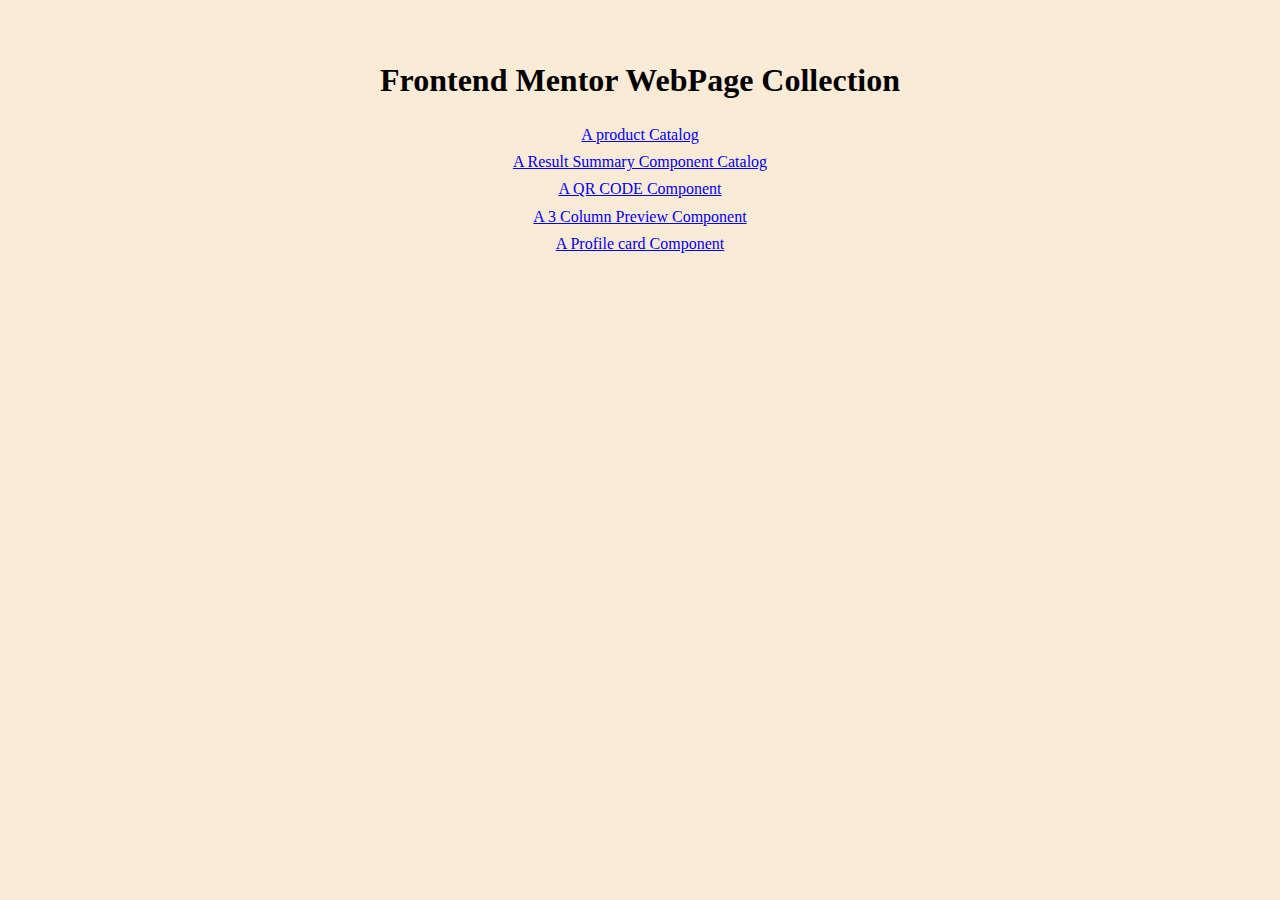
<file: index.html>
<!DOCTYPE html>
<html lang="en">
<head>
    <meta charset="UTF-8">
    <meta name="viewport" content="width=device-width, initial-scale=1.0">
    <title>Frontend mentor challenges collection</title>
    <link rel="stylesheet" href="./style.css">
    <script src="./script.js"></script>
</head>
<body onload="constructScripts()">
    <h1 class="heading">Frontend Mentor WebPage Collection</h1>
    <div id="link-contents" >
        
    </div>  
</body>
</html>
</file>
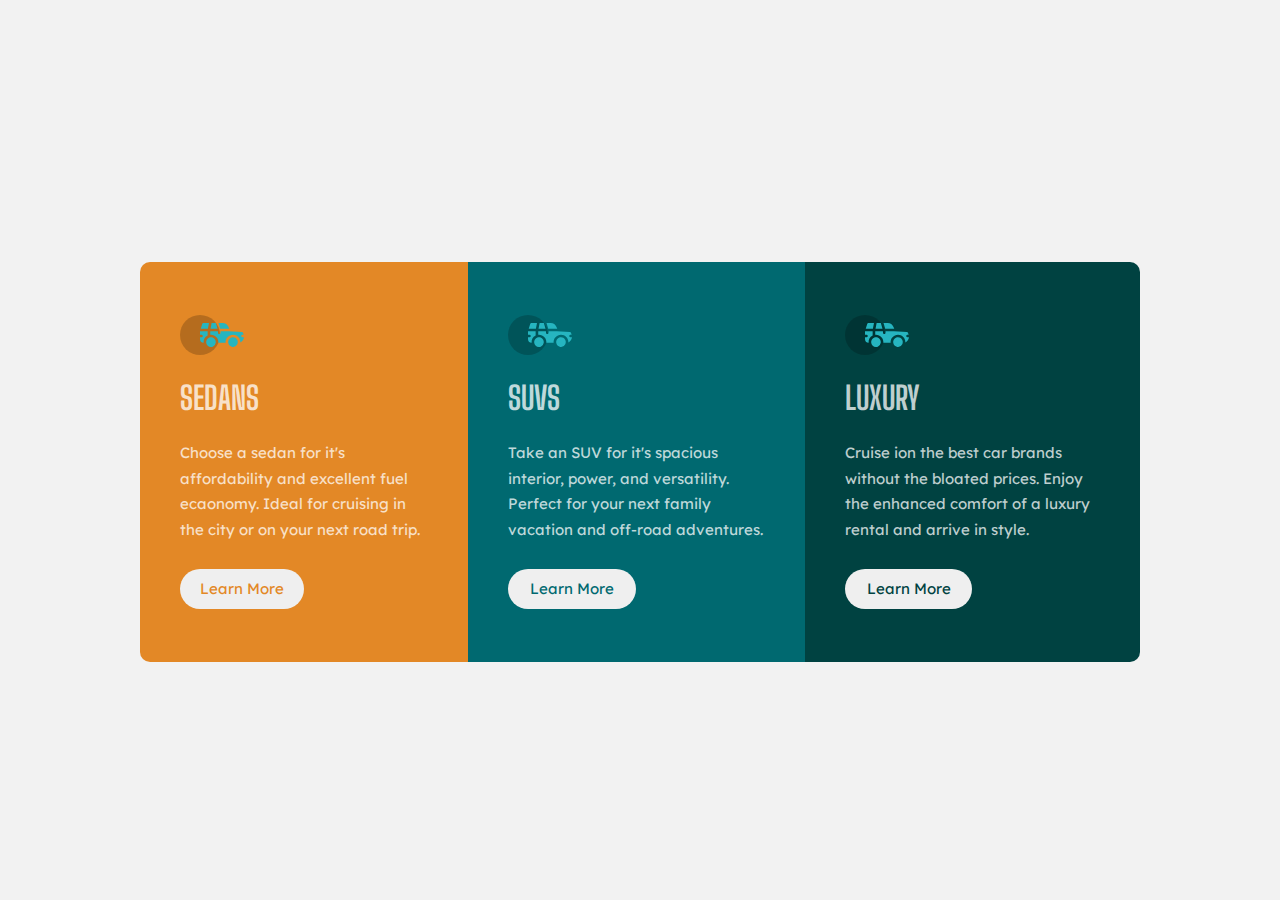
<file: newbie/3-column-preview-card-component-main/index.html>
<!DOCTYPE html>
<html lang="en">
<head>
  <meta charset="UTF-8">
  <meta name="viewport" content="width=device-width, initial-scale=1.0">
  <title>3-column preview card component</title>
  <link rel="preconnect" href="https://fonts.googleapis.com">
  <link rel="preconnect" href="https://fonts.gstatic.com" crossorigin>
  <link href="https://fonts.googleapis.com/css2?family=Big+Shoulders+Display:wght@700&family=Lexend+Deca&display=swap" rel="stylesheet">

  <link rel="stylesheet" href="../base-files/reset.css">
  <link rel="stylesheet" href="style.css">
</head>
<body>
  <article>
    <div class="card sedans">
      <picture>
        <img src="./images/icon-suvs.svg" alt="" class="car-icon">
      </picture>
      <h1>SEDANS</h1>
      <p class="description">
        Choose a sedan for it's affordability and excellent fuel ecaonomy. Ideal for cruising in the city or on your next road trip.
      </p>
      <button class="button">Learn More</button>
    </div>
    <div class="card suvs">
      <picture>
        <img src="./images/icon-suvs.svg" alt="" class="car-icon">
      </picture>
      <h1>SUVS</h1>
      <p class="description">
        Take an SUV for it's spacious interior, power, and versatility. Perfect for your next family vacation and off-road adventures.
      </p>
      <button class="button">Learn More</button>
    </div>
    <div class="card luxury">
      <picture>
        <img src="./images/icon-suvs.svg" alt="" class="car-icon">
      </picture>
      <h1>LUXURY</h1>
      <p class="description">
        Cruise ion the best car brands without the bloated prices. Enjoy the enhanced comfort of a luxury rental and arrive in style.
      </p>
      <button class="button">Learn More</button>
    </div>
  </article>
</body>
</html>
</file>
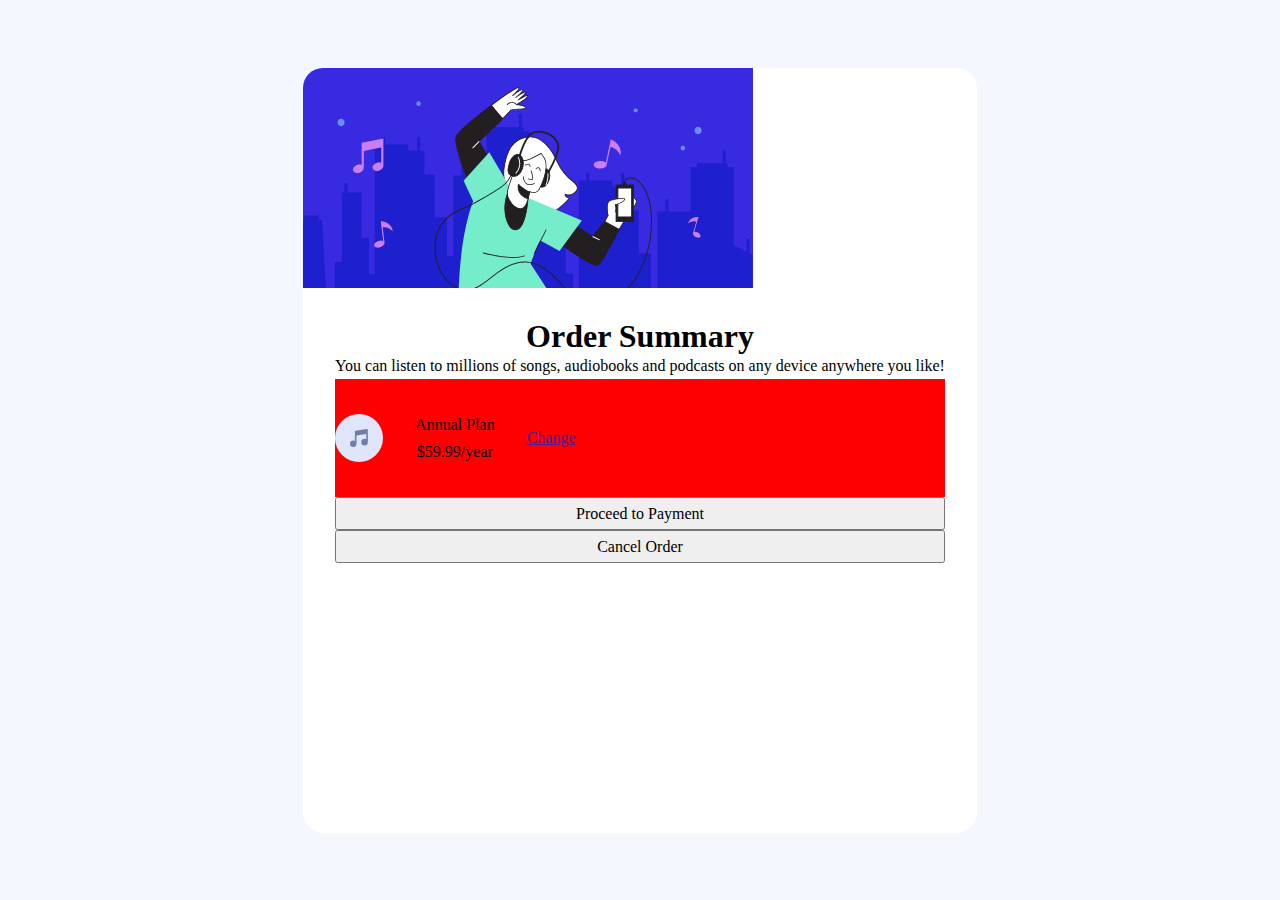
<file: newbie/order-summary-component-main/index.html>
<!DOCTYPE html>
<html lang="en">
<head>
  <meta charset="UTF-8">
  <meta name="viewport" content="width=device-width, initial-scale=1.0">
  <title>Order Summary</title>
  <link rel="stylesheet" href="../base-files/reset.css">

  <link rel="preconnect" href="https://fonts.googleapis.com">
  <link rel="preconnect" href="https://fonts.gstatic.com" crossorigin>
  <link href="https://fonts.googleapis.com/css2?family=Red+Hat+Display:wght@500;700;900&display=swap" rel="stylesheet"> 

  <link rel="stylesheet" href="./style.css">
</head>
<body>
  <article>
    <picture class="banner">
      <img src="./images/illustration-hero.svg" alt="A personlistening to music">
    </picture>
    <div class="order-details">
      <div class="description">
        <h1>Order Summary</h1>
        <p>You can listen to millions of songs, audiobooks and podcasts on any device anywhere you like!</p>
      </div>
      <div class="order-plan">
        <img src="./images/icon-music.svg" alt="music icon">
        <div class="order-details">
          <div class="plan">Annual Plan</div>
          <div class="price">$59.99/year</div>
        </div>
        <a href="">Change</a>
      </div>
      <button class="payment">Proceed to Payment</button>
      <button class="cancel">Cancel Order</button>
    </div>
  </article>
</body>
</html>
</file>
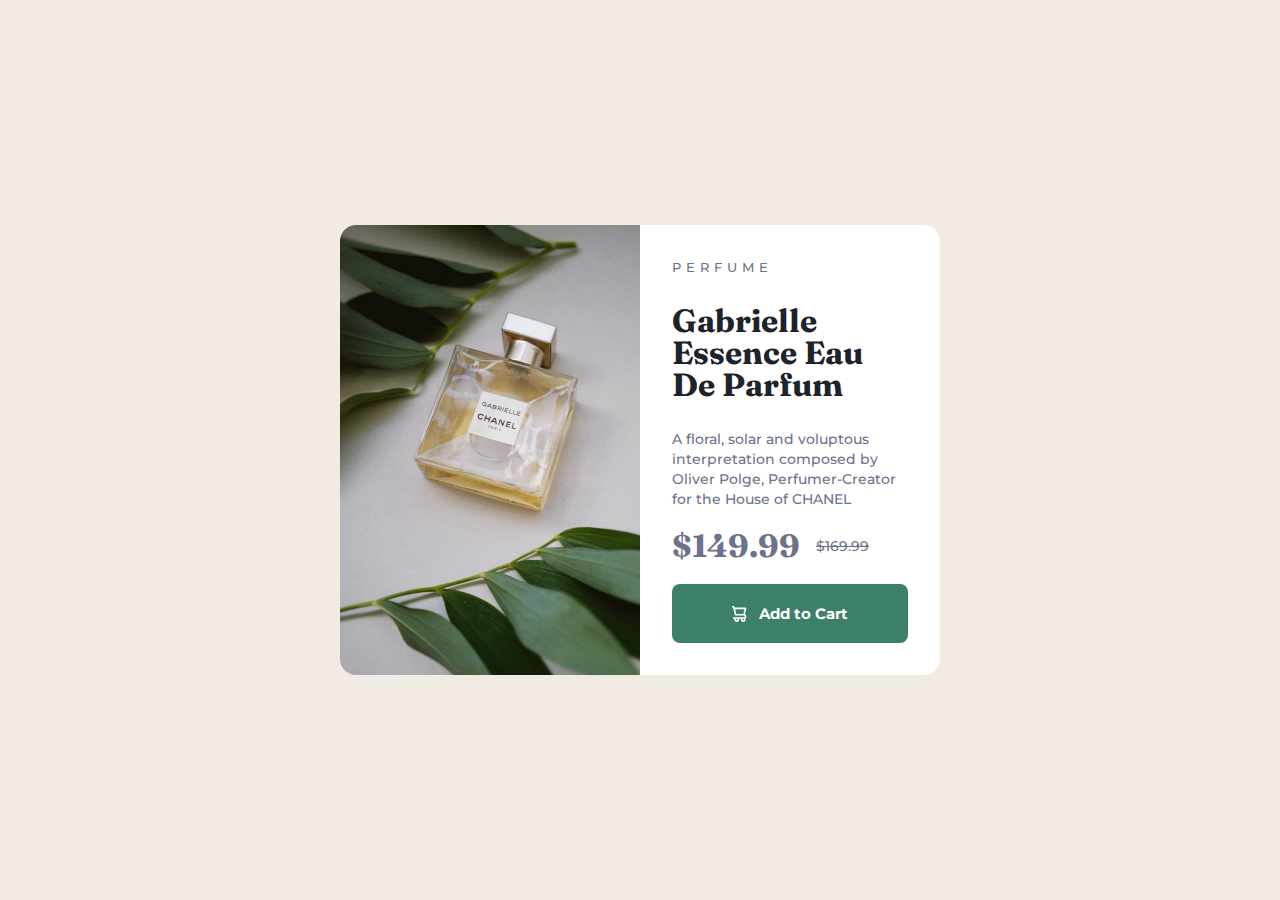
<file: newbie/product-preview-card-component-main/index.html>
<!DOCTYPE html>
<html lang="en">
<head>
  <meta charset="UTF-8">
  <meta name="viewport" content="width=device-width, initial-scale=1.0">
  <title>Document</title>
  <link rel="preconnect" href="https://fonts.googleapis.com">
  <link rel="preconnect" href="https://fonts.gstatic.com" crossorigin>
  <link href="https://fonts.googleapis.com/css2?family=Fraunces:opsz@9..144&family=Montserrat:ital@1&display=swap" rel="stylesheet">
  <link rel="stylesheet" href="style.css">
</head>
<body>
  <main>

    <article class="product">
      <picture class="product__image">
        <source srcset="images/image-product-desktop.jpg" media="(min-width: 600px)">
        <img src="images/image-product-mobile.jpg"
        alt="Gabrielle Essence lying on aflat surface with two leaves on both it's sides"
        class="product__image">
      </picture>

      <div class="product__content">
        <p class="product__category">PERFUME</p>
        <h1 class="product__title">Gabrielle Essence Eau De Parfum</h1>
        <p>
          A floral, solar and voluptous interpretation composed by Oliver Polge,
          Perfumer-Creator for the House of CHANEL
        </p>
        <div class="flex-group">
          <div class="product__price">
            <span class="visually-hidden">Current Price</span>
            $149.99
          </div>
          <div class="product__original-price">
            <span class="visually-hidden">Current Price</span>
            <s>$169.99</s>
          </div>
        </div>
        <button class="button" data-icon="shopping-cart">Add to Cart</button>
      </div>
    </article>
  </main>

</body>
</html>
</file>
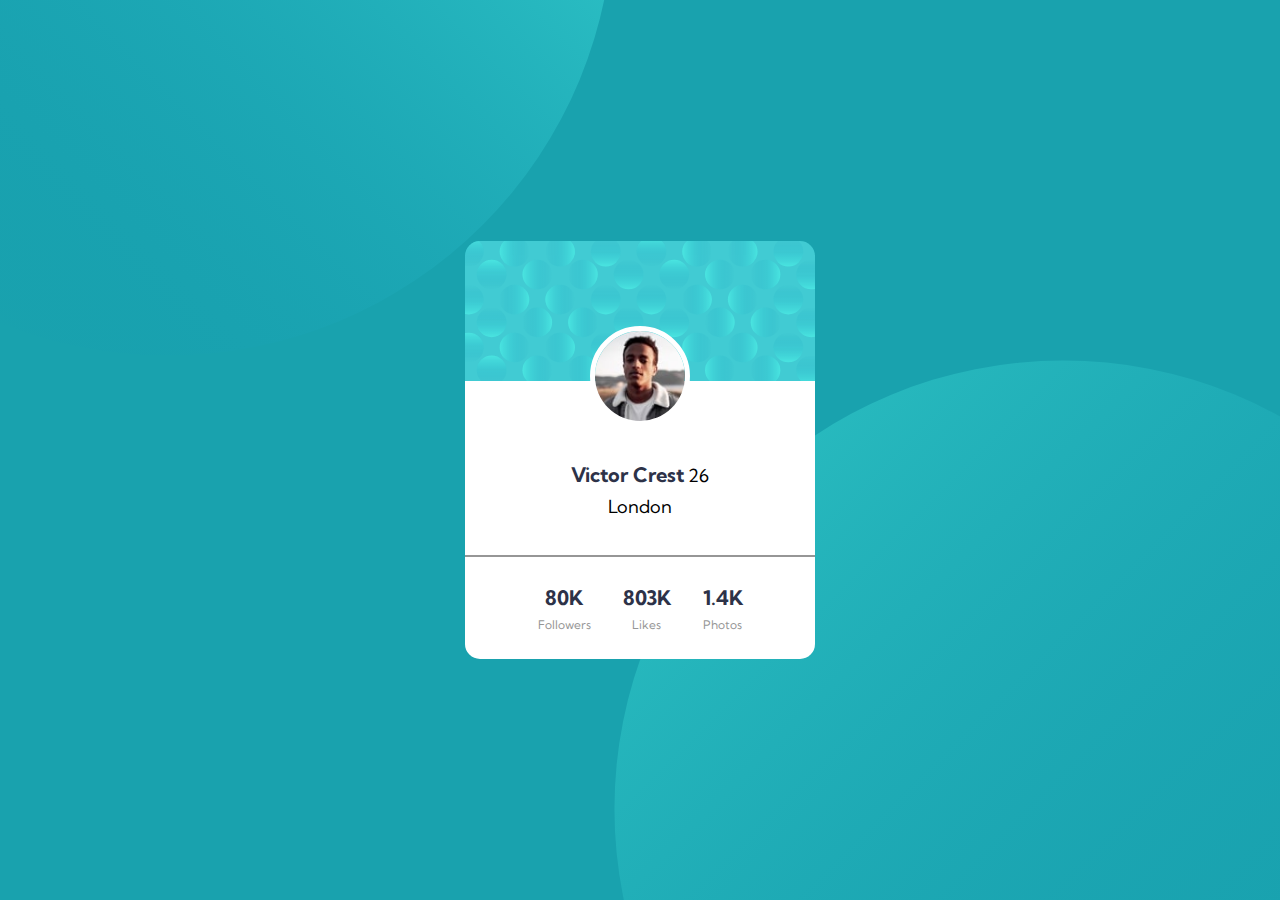
<file: newbie/profile-card-component-main/index.html>
<!DOCTYPE html>
<html lang="en">
<head>
  <meta charset="UTF-8">
  <meta name="viewport" content="width=device-width, initial-scale=1.0">
  <title>Profile Card Component</title>
  <link rel="preconnect" href="https://fonts.googleapis.com">
  <link rel="preconnect" href="https://fonts.gstatic.com" crossorigin>
  <link href="https://fonts.googleapis.com/css2?family=Kumbh+Sans:wght@400;700&display=swap" rel="stylesheet">

  <link rel="stylesheet" href="../base-files/reset.css">
  <link rel="stylesheet" href="style.css">
</head>
<body>
  <article>
    <div class="top-card">
      <img src="images/bg-pattern-card.svg" alt="photo background">
    </div>
    <div class="bottom-card">
      <img src="./images/image-victor.jpg" class="profile-pic" alt="profile photo of victor">
      <div class="profile-description">
        <span class="name">Victor Crest</span> <span class="age">26</span>
        <div class="location">London</div>
      </div>
      <div class="stats">
        <div class="followers">
          <div class="value">80K</div>
          <div class="label">Followers</div>
        </div>
        <div class="likes">
          <div class="value">803K</div>
          <div class="label">Likes</div>
        </div>
        <div class="photos">
          <div class="value">1.4K</div>
          <div class="label">Photos</div>
        </div>
      </div>
    </div>
  </article>
</body>
</html>
</file>
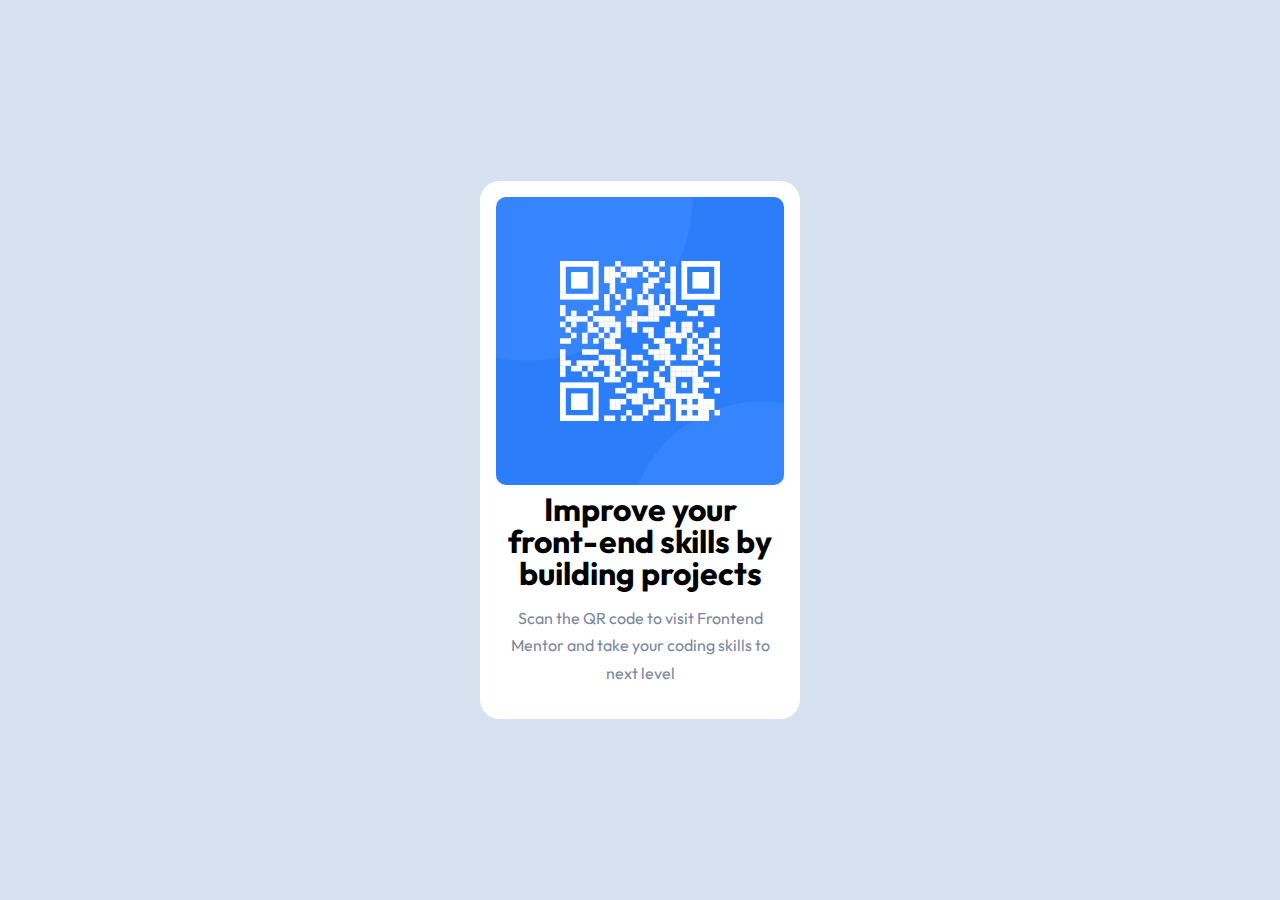
<file: newbie/qr-code-component-main/index.html>
<!DOCTYPE html>
<html lang="en">
<head>
  <meta charset="UTF-8">
  <meta name="viewport" content="width=device-width, initial-scale=1.0">
  <title>QR CODE COMPONENT</title>
  <link rel="stylesheet" href="../base-files/reset.css">

  <link rel="preconnect" href="https://fonts.googleapis.com">
  <link rel="preconnect" href="https://fonts.gstatic.com" crossorigin>
  <link href="https://fonts.googleapis.com/css2?family=Outfit:wght@400;700&display=swap" rel="stylesheet">

  <link rel="stylesheet" href="style.css">
</head>
<body>
  <article>
    <div class="code">
      <picture >
        <img src="./images/image-qr-code.png" alt="qr code to front end mentor website">
      </picture>
    </div>
    <div class="description">
      <h1 class="title">Improve your front-end skills by building projects</h1>
      <p class="explanation">Scan the QR code to visit Frontend Mentor and take your coding skills to next level</p>
    </div>
  </article>
</body>
</html>
</file>
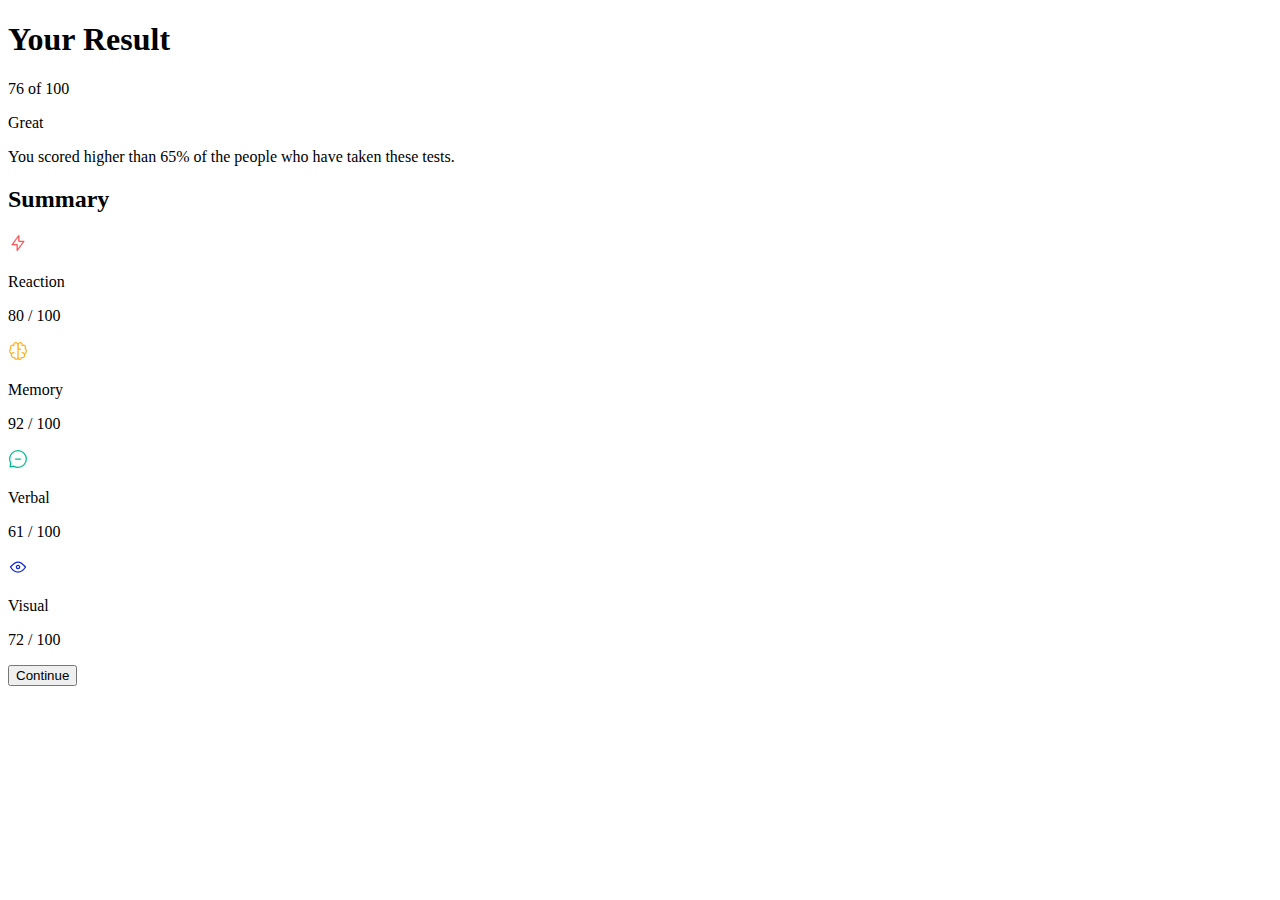
<file: newbie/results-summary-component-main/index.html>
<!DOCTYPE html>
<html lang="en">
<head>
  <meta charset="UTF-8">
  <meta name="viewport" content="width=device-width, initial-scale=1.0">
  <title>frontend mentor chanllenge result summary component</title>
  <link rel="stylesheet" href="style.css">
</head>
<body>
  <main>

    <div class="result-summary">
      <div class="result grid-flow data-spacing=large">
        <h1 class="result-title">
          Your Result 
        </h1>
        <p class="result-score">
          <span>76</span> of 100
        </p>
        <p class="result-reaction">
          Great 
        </p>
        <p class="result-description">
          You scored higher than 65% of the people who have taken these tests.
        </p>
      </div>
      <div class="summary">
        <h2 class="summary-title">
          Summary 
        </h2>
        <div class="grid-flow">
          <div class="summary-item">
            <div class="flex-group">
              <svg xmlns="http://www.w3.org/2000/svg" 
                   width="20" height="20" fill="none" viewBox="0 0 20 20"><path stroke="#F55" stroke-linecap="round" stroke-linejoin="round" stroke-width="1.25" d="M10.833 8.333V2.5l-6.666 9.167h5V17.5l6.666-9.167h-5Z"/></svg>
              <p class="summary-item-title">
                Reaction 
              </p>
            </div>
            <p class="summary-score">
              <span>80</span> / 100
            </p>
          </div>
          <div class="summary-item">
            <div class="flex-group">
              <svg xmlns="http://www.w3.org/2000/svg" 
                   width="20" 
                   height="20" 
                   fill="none" 
                   viewBox="0 0 20 20">
                   <path stroke="#FFB21E" stroke-linecap="round" stroke-linejoin="round" stroke-width="1.25" d="M5.833 11.667a2.5 2.5 0 1 0 .834 4.858"/><path stroke="#FFB21E" stroke-linecap="round" stroke-linejoin="round" stroke-width="1.25" d="M3.553 13.004a3.333 3.333 0 0 1-.728-5.53m.025-.067a2.083 2.083 0 0 1 2.983-2.824m.199.054A2.083 2.083 0 1 1 10 3.75v12.917a1.667 1.667 0 0 1-3.333 0M10 5.833a2.5 2.5 0 0 0 2.5 2.5m1.667 3.334a2.5 2.5 0 1 1-.834 4.858"/><path stroke="#FFB21E" stroke-linecap="round" stroke-linejoin="round" stroke-width="1.25" d="M16.447 13.004a3.334 3.334 0 0 0 .728-5.53m-.025-.067a2.083 2.083 0 0 0-2.983-2.824M10 3.75a2.085 2.085 0 0 1 2.538-2.033 2.084 2.084 0 0 1 1.43 2.92m-.635 12.03a1.667 1.667 0 0 1-3.333 0"/>
              </svg>
              <p class="summary-item-title">
                Memory 
              </p>
            </div>
            <p class="summary-score">
              <span>92</span> / 100
            </p>
          </div>
          <div class="summary-item">
            <div class="flex-group">
              <svg xmlns="http://www.w3.org/2000/svg" width="20" height="20" fill="none" viewBox="0 0 20 20"><path stroke="#00BB8F" stroke-linecap="round" stroke-linejoin="round" stroke-width="1.25" d="M7.5 10h5M10 18.333A8.333 8.333 0 1 0 1.667 10c0 1.518.406 2.942 1.115 4.167l-.699 3.75 3.75-.699A8.295 8.295 0 0 0 10 18.333Z"/></svg>
              <p class="summary-item-title">
                Verbal 
              </p>
            </div>
            <p class="summary-score">
              <span>61</span> / 100
            </p>
          </div>
          <div class="summary-item">
            <div class="flex-group">
              <svg xmlns="http://www.w3.org/2000/svg" 
                   width="20" 
                   height="20" 
                   fill="none" 
                   viewBox="0 0 20 20"><path stroke="#1125D6" stroke-linecap="round" stroke-linejoin="round" stroke-width="1.25" d="M10 11.667a1.667 1.667 0 1 0 0-3.334 1.667 1.667 0 0 0 0 3.334Z"/><path stroke="#1125D6" stroke-linecap="round" stroke-linejoin="round" stroke-width="1.25" d="M17.5 10c-1.574 2.492-4.402 5-7.5 5s-5.926-2.508-7.5-5C4.416 7.632 6.66 5 10 5s5.584 2.632 7.5 5Z"/></svg>
              <p class="summary-item-title">
                Visual 
              </p>
            </div>
            <p class="summary-score">
              <span>72</span> / 100
            </p>
          </div>
        </div>
        <button class="button">
          Continue 
        </button>
      </div>
    </div>
  </main>
</body>
</html>
</file>
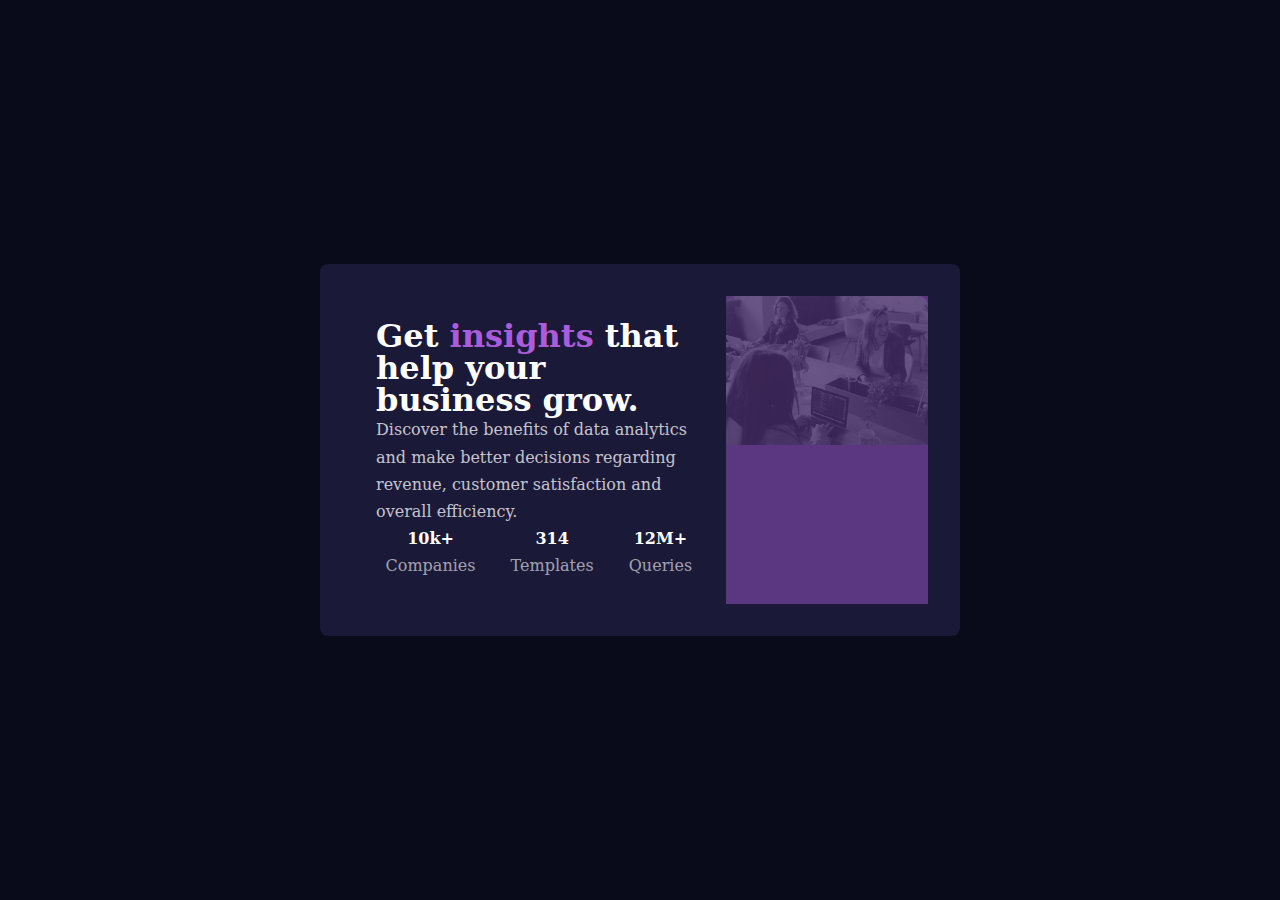
<file: newbie/stats-preview-card-component-main/index.html>
<!DOCTYPE html>
<html lang="en">
<head>
  <meta charset="UTF-8">
  <meta name="viewport" content="width=device-width, initial-scale=1.0">
  <title>Company Ad page</title>
  <link rel="stylesheet" href="style.css">
</head>
<body>
  <main>
    <div class="container">

      <div class="picture">
        <picture>
          <img src="./images/image-header-mobile.jpg">
        </picture>
      </div>
      <div class="description">
        <h1>Get <span>insights</span> that help your business grow.</h1>
        <p class="explanation">
          Discover the benefits of data analytics and make better decisions regarding revenue, customer satisfaction and overall efficiency.
        </p>
        <div class="stats">
          <div class="stat">
            <div>10k+</div>
            <div class="stat-description">
              Companies
            </div>
          </div>

          <div class="stat">
            <div>314</div>
            <div class="stat-description">
              Templates
            </div>
          </div>

          <div class="stat">
            <div>12M+</div>
            <div class="stat-description">
              Queries
            </div>
          </div>
        </div>
      </div>

    </div>
  </main>
</body>
</html>
</file>
<file: newbie/3-column-preview-card-component-main/style.css>
:root {
    --clr-primary-orange: hsl(31, 77%, 52%);
    --clr-primary-cyan: hsl(184, 100%, 22%);
    --clr-primary-dark-cyan: hsl(179, 100%, 13%);

    --clr-neutral-100: hsl(0, 0%, 95%);
    --clr-neutral-200: hsla(0, 0%, 100%, 0.75);
    
    --fs: 15px;
    --ff-accent: 'Big Shoulders Display', cursive;
    --ff-base: 'Lexend Deca', sans-serif;
    --fw-regular: 400;
    --fw-bold: 700;

    --vs : 540px;
}

body {
    font-family: var(--ff-base);
    font-weight: var(--fw-regular);
    font-size: var(--fs);
    display: flex;
    align-items: center;
    justify-content: center;
    background-color: var(--clr-neutral-100);
    padding: 2.5rem;
    border-radius:32px;
}

article {
    display: flex;
    flex-direction: column;
    margin-top: 1.5rem;
    max-width: 500px;
    min-width: 315px;
    /* margin-bottom: 14rem; */
}
.sedans {
    background-color: var(--clr-primary-orange);
    border-top-right-radius: 10px;
    border-top-left-radius: 10px;
    color: var(--clr-primary-orange)
}
.suvs {
    background-color: var(--clr-primary-cyan);
    color: var(--clr-primary-cyan)
}
.luxury {
    background-color: var(--clr-primary-dark-cyan);
    border-bottom-left-radius: 10px;
    border-bottom-right-radius: 10px;
    color: var(--clr-primary-dark-cyan)
}

.card{
    padding: 2.5rem;
    display: flex;
    height: 400px;
    flex-direction: column;
    justify-content: space-around;
}
.button{
    border-radius: 25px;
    outline: none;
    border: none;
    width: 50%;
    color: inherit;
    height: 40px;
}
.button:hover{
    background-color: transparent;
    color: var(--clr-neutral-200);
    border: solid 2px var(--clr-neutral-200);
}

h1 {
    font-weight: var(--fw-bold);
    font-family: var(--ff-accent);
    color: var(--clr-neutral-200);
    font-size: 2rem;
}
.description {
    color: var(--clr-neutral-200);
}

@media (min-width: 920px) {
    article {
        flex-direction: row;
        max-width: 1000px;
    }
    .sedans{
        border-radius: 10px 0px 0px 10px;
    }
    .luxury{
        border-radius: 0px 10px 10px 0px;
    }
}
</file>
<file: newbie/order-summary-component-main/style.css>
:root {
    --clr-primary-pale: hsl(245, 75%, 52%);
    --clr-primary-bright: hsl(245, 75%, 52%);
    --clr-neutral-100: hsl(225, 100%, 98%);
    --clr-neutral-400: hsl(224, 23%, 55%);
    --clr-neutral-700: hsl(223, 47%, 23%);

    --fs: 16px;
    --fw-light: 500;
    --fw-medium: 700;
    --fw-bold: 900;
    --ff: 'Red Hat Display', sans-serif;
}

body{
    display: flex;
    align-items: center;
    justify-content: center;
    background-color: var(--clr-neutral-100);
}

article{
    margin: 5%;
    background-color: white;
    height: 85%;
    border-radius: 20px;
    overflow: hidden;
    text-align: center;
    display: flex;
    flex-direction: column;
}
/* deciding the size taken up by elements in a flexgroup */
.order-details{
    padding: 2rem;
    display: flex;
    flex-direction: column;
}
/* 
need to figure out following things
are paddings inherited
flex children spacing control
background image
shadow

*/
.order-plan{
    display: flex;
    align-items: center;
    background-color: red;
}
</file>
<file: newbie/product-preview-card-component-main/style.css>
:root {
  --cle-primary-400 : hsl(158, 36%, 37%);
  --cle-primary-500 : hsl(158, 36%, 20%);
  --clr-secondary-400: hsl(30, 38%, 92%);

  --clr-neutral-900: hsl(212, 21%, 14%);
  --clr-neutral-400: hsl(228, 12%, 48%);
  --clr-neutral-200: hsl(0, 0%, 100%);

  --ff-accent: 'Fraunces', serif;
  --ff-base: 'Montserrat', sans-serif;

  --fw-regular: 500;
  --fw-bold: 700;
}



/*
css reset from josh
*/
*, *::before, *::after {
    box-sizing: border-box;
  }
  /*
    2. Remove default margin
  */
  * {
    margin: 0;
  }
  /*
    Typographic tweaks!
    3. Add accessible line-height
    4. Improve text rendering
  */
  body {
    line-height: 1.7;
    -webkit-font-smoothing: antialiased;
    min-height: 100vh;
  }
  /*
    5. Improve media defaults
  */
  img, picture, video, canvas, svg {
    display: block;
    max-width: 100%;
  }
  /*
    6. Remove built-in form typography styles
  */
  input, button, textarea, select {
    font: inherit;
  }
  /*
    7. Avoid text overflows
  */
  p, h1, h2, h3, h4, h5, h6 {
    overflow-wrap: break-word;
  }

  h1, h2, h3{
    line-height: 2rem;
  }

  /* from https://www.scottohara.me/blog/2017/04/14/inclusively-hidden.html */
  .visually-hidden:not(:focus):not(:active) {
    clip: rect(0 0 0 0); 
    clip-path: inset(50%);
    height: 1px;
    overflow: hidden;
    position: absolute;
    white-space: nowrap; 
    width: 1px;
  }

/*WEPPAGE CSS*/
/* setting up general styles */
body {
  font-family: var(--ff-base);
  font-weight: var(--fw-regular);
  color: var(--clr-neutral-400);
  font-size: 0.875rem;
  background-color: var(--clr-secondary-400);

  display: grid;
  place-content: center;

}

/* set up some utility classes */
.flex-group{
  display: flex;
  gap: 1rem;
  flex-wrap: wrap;
}

.product {
  --content-padding: 1.5rem;
  --content-spacing: 1rem;
  background-color: var(--clr-neutral-200);
  margin: 1rem;
  display: grid;

  border-radius: 1rem;
  overflow: hidden;
  max-width: 600px;
}

@media (min-width: 600px) {
  .product {
    grid-template-columns: 1fr 1fr;
    --content-padding: 2rem;
  }
}


.product__title {
  font-size: 2rem;
  font-family: var(--ff-accent);
  font-weight: var(--fw-bold);
  color: var(--clr-neutral-900);
}
.product__category {
  letter-spacing: 5px;
  text-transform: uppercase;
  font-size: .8125rem;
}




.product__content {
  padding: var(--content-padding);
  display: grid;
  gap: var(--content-spacing);
  line-height: 1.25rem;
}

.product__price {
  font-size: 2rem;
  color: var(--cle-primary-900);
  font-weight: var(--fw-bold);
  font-family: var(--ff-accent);
}

.button {
  cursor: pointer;
  display: inline-flex;
  justify-content: center;
  align-items: center;
  gap: 0.75rem;
  
  border: 0px;
  border-radius: 0.5rem;

  padding: 0.85rem 1.5rem;
  background-color: var(--cle-primary-400);
  color: var(--clr-neutral-200);
  font-size: 0.925rem;
  font-weight: var(--fw-bold);
}
.button[data-icon="shopping-cart"]::before{
  width: 15px;
  height:16px;
  background-image: url(images/icon-cart.svg);
  content: "";
}
.button:is(:hover, :focus) {
  background-color: var(--cle-primary-500);
}
</file>
<file: newbie/profile-card-component-main/style.css>
:root{

    --clr-primary-100: hsl(227, 10%, 46%);
    --clr-primary-400: hsl(185, 75%, 39%);
    --clr-primary-500: hsl(229, 23%, 23%);

    --clr-neutral-300: hsl(0, 0%, 59%);

    --fs: 18px; /*name and stats*/

    --fw-bold: 700;
    --fw-regular: 400;
    --ff: 'Kumbh Sans', sans-serif;
    --vs-mobile: 380px;
}

body {
    background-color: var(--clr-primary-400);
    background-repeat: no-repeat;
    /* overflow:hidden; */
    background-image: url(./images/bg-pattern-top.svg), url(./images/bg-pattern-bottom.svg);
    background-size: 100vw 100vw, 100vw 100vw;
    background-position: -50vw -50vw, 50vw 75vh;
    font-family: var(--ff);
    font-weight: var(--fw-regular);
    font-size: var(--fs);

    display: flex;
    align-items: center;
    justify-content: center;
}

@media (min-width: 530px){
    body{
        background-size: 70vw 70vw, 70vw 70vw;
        background-position: -22vw -60vh, 48vw 40vh;    
    }
}

article {
    display: flex;
    flex-direction: column;
    margin: 1.5rem;
}

.top-card {
    border-top-left-radius: 15px;
    border-top-right-radius: 15px;
    overflow: hidden;
}
.bottom-card{
    border-bottom-left-radius: 15px;
    border-bottom-right-radius: 15px;
    background-color: white;
    display: flex;
    text-align: center;
    flex-direction: column;
    align-items: center;
    gap: 2rem;
}
.bottom-card .profile-description .name{
    font-weight: var(--fw-bold);
    font-size: 1.25rem;
    color: var(--clr-primary-500);
}

.stats{
    width: 100%;
    display: flex;
    justify-content: center;
    align-items: space-around;
    gap: 2rem;
    padding: 1.5rem;
    border-top: solid 2px var(--clr-neutral-300);
}
.stats .value{
    font-weight: var(--fw-bold);
    font-size: 1.25rem;
    color: var(--clr-primary-500);
}
.stats .label{
    color: var(--clr-neutral-300);
    font-size: .75rem;
}

.profile-pic{
    height: 100px;
    width: 100px;
    border: solid white 5px;
    border-radius: 50px;
    /* overflow: hidden; */
    margin-top:-55px;
}
</file>
<file: newbie/qr-code-component-main/style.css>
:root {
/* 
- White: hsl(0, 0%, 100%)
- Light gray: hsl(212, 45%, 89%)
- Grayish blue: hsl(220, 15%, 55%)
- Dark blue: hsl(218, 44%, 22%)
*/
    --clr-primary-500: hsl(218, 44%, 22%);
    --clr-secondary-100: hsl(212, 45%, 89%);


    --clr-neutral-400: hsl(220, 15%, 55%);
    --clr-neutral-100: hsl(0, 0%, 100%);
    
    --fs: 15px;
    --ff-base: 'Outfit', sans-serif;
    --fw-regular: 400;
    --fw-bold: 700;

    --ss-mobile : 475px; 
}

/* general styles*/
body{
    display: flex;
    align-items: center;
    justify-content: center;
    background-color: var(--clr-secondary-100);
    font-family:  'Outfit', sans-serif;
}


article {
    padding: 1rem;
    margin: 1.5rem;
    background-color: var(--clr-neutral-100);
    border-radius: 20px;
    display: flex;
    flex-direction: column;
    /* gap: 1.5rem; */
    max-width: 320px;
}
article img {
    /* height: 25%;
    width: 25%; */
    border-radius: 10px;
}
.description {
    padding: .5rem;
    display: flex;
    flex-direction: column;
    gap: 1rem;
    margin-bottom: .5rem;
    text-align: center;
}
.title{
    font-weight: var(--fw-bold);
}
.explanation {
    font-weight: var(--fw-regular);
    color: var(--clr-neutral-400);
}
</file>
<file: newbie/results-summary-component-main/style.css>
@font-face {
    font-family: "HankenGrotesk";
    font-display: swap;
    font-weight: 100 900;
    src: url(assets/fonts/HankenGrotesk-VariableFont_wght.ttf) format('truetype');
}

/*Custom properties*/

:root{
    
}
</file>
<file: newbie/stats-preview-card-component-main/style.css>
/*
primary color: white
secondary color: violet
*/

:root {
    /*primary colors*/
    --clr-primary-900: hsl(233, 47%, 7%);
    --clr-primary-500: hsl(244, 38%, 16%);
    --clr-primary-100: hsl(277, 64%, 61%);
    /*neutral colors*/
    --clr-neutral-900: hsl(0, 0%, 100%);
    --clr-neutral-500: hsla(0, 0%, 100%, 0.75);
    --clr-neutral-100: hsla(0, 0%, 100%, 0.6);

    --fs: 15px;
    --ff-base: 'Inter', 'serif';
    --ff-accent: 'Lexend Deca', 'sans-serif';
    --fw-regular: 400;
    --fw-bold: 700;

    --ms-mobile: 375px;
    --ms-desktop: 1440px;
}


/*
css reset from josh
*/
*, *::before, *::after {
    box-sizing: border-box;
  }
  /*
    2. Remove default margin
  */
  * {
    margin: 0;
  }
  /*
    Typographic tweaks!
    3. Add accessible line-height
    4. Improve text rendering
  */
  body {
    line-height: 1.7;
    -webkit-font-smoothing: antialiased;
    min-height: 100vh;
  }
  /*
    5. Improve media defaults
  */
  img, picture, video, canvas, svg {
    display: block;
    max-width: 100%;
  }
  /*
    6. Remove built-in form typography styles
  */
  input, button, textarea, select {
    font: inherit;
  }
  /*
    7. Avoid text overflows
  */
  p, h1, h2, h3, h4, h5, h6 {
    overflow-wrap: break-word;
  }

  h1, h2, h3{
    line-height: 2rem;
  }

  /* from https://www.scottohara.me/blog/2017/04/14/inclusively-hidden.html */
  .visually-hidden:not(:focus):not(:active) {
    clip: rect(0 0 0 0); 
    clip-path: inset(50%);
    height: 1px;
    overflow: hidden;
    position: absolute;
    white-space: nowrap; 
    width: 1px;
  }

/*Web page*/
/*apply general settings*/
body{
    background-color: var(--clr-primary-900);
    color: var(--clr-neutral-900);
    font-family: var(--ff-base);
    font-weight: var(--fw-regular);
    font-size: var(--fs);
}
main{
    --content-padding: 1.5rem;
    --content-spacing: 1rem;
    height: 100vh;
    display: flex;
    align-items: center;
    justify-content: center;
}
.container{
    display: flex;
    background-color: var(--clr-primary-500);   
    margin: 1.5rem;
    flex-direction: column;
    /* height: 60vh; */
    border-radius: 8px;
    margin: 10rem;
    flex-basis: 50%;
    padding: 2rem;
}
.container .picture {
  background: hsl(277, 64%, 61%);
  opacity: .45;
}
.picture img{
  border-top-right-radius: 10px;
  border-top-left-radius: 10px;
  background-color: black;
  opacity: 1;
}
.description{
    padding: var(--content-padding);
    display: flex;
    flex-direction: column;
    justify-content: space-around;
    flex-grow: 1;
    font-size: 1rem;
    font-weight: var(--fw-bold);
}
.description h1{
  text-align: left;
}
.description h1 span{
  color: var(--clr-primary-100);
}
.explanation{
  text-align: left;
  color: var(--clr-neutral-500);
  font-size: var(--ff-base);
  font-size: 1rem;
  font-weight: var(--fw-regular);
}

.stats {
  display: flex;
  flex-direction: column;
  justify-content: space-around;
  text-align: center;
  gap: 1rem;
  font-weight: var(--fw-bold);
}
.stat-description{
  font-weight: var(--fw-regular);
  color: var(--clr-neutral-100);
  text-transform: capitalize;
}

@media (min-width: 510px){
  .container{
    flex-direction: row-reverse;
  }
  .container .picture {
    background: hsl(277, 64%, 61%);
  }
  .container .picture img{
    border-top-right-radius: 10px;
    border-top-left-radius: 10px;
    background: hsl(277, 64%, 61%);
    opacity: .45;
  }
  .stats {
    flex-direction: row;

  }
}
</file>
<file: style.css>
/*
css reset from josh
*/
*, *::before, *::after {
    box-sizing: border-box;
}
/*
2. Remove default margin
*/
* {
margin: 0;
}
/*
Typographic tweaks!
3. Add accessible line-height
4. Improve text rendering
*/
body {
line-height: 1.7;
-webkit-font-smoothing: antialiased;
min-height: 100vh;
}
/*
5. Improve media defaults
*/
img, picture, video, canvas, svg {
display: block;
max-width: 100%;
}
/*
6. Remove built-in form typography styles
*/
input, button, textarea, select {
font: inherit;
}
/*
7. Avoid text overflows
*/
p, h1, h2, h3, h4, h5, h6 {
overflow-wrap: break-word;
}

h1, h2, h3{
line-height: 2rem;
}

/* from https://www.scottohara.me/blog/2017/04/14/inclusively-hidden.html */
.visually-hidden:not(:focus):not(:active) {
clip: rect(0 0 0 0); 
clip-path: inset(50%);
height: 1px;
overflow: hidden;
position: absolute;
white-space: nowrap; 
width: 1px;
}

/*WEB PAGE STYLES*/
body{
    background-color: antiquewhite;
    font-family: 'Times New Roman', Times, serif;
    text-align: center;
    padding: 5%;
}
.heading {
    margin-bottom: 20px;
}

#link-contents {
    padding: 5px;
}
</file>
